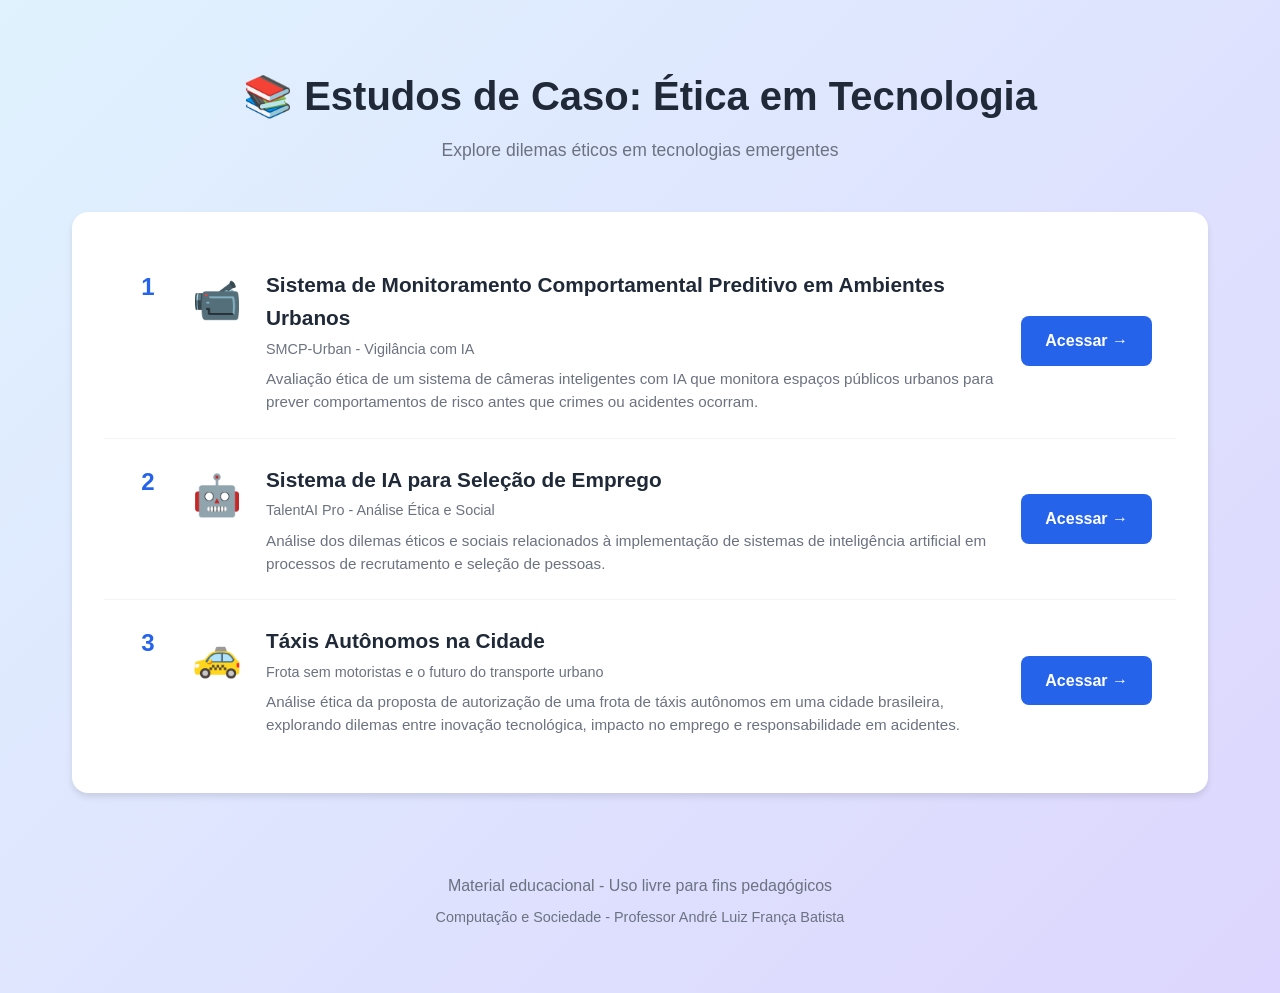
<file: index.html>
<!DOCTYPE html>
<html lang="pt-BR">
<head>
    <meta charset="UTF-8">
    <meta name="viewport" content="width=device-width, initial-scale=1.0">
    <title>Estudos de Caso: Ética em Tecnologia</title>
    <link rel="stylesheet" href="estilos.css">
    <link rel="icon" type="image/x-icon" href="favicon.ico">
</head>
<body>
    <div class="container">
        <header class="header-principal">
            <h1>📚 Estudos de Caso: Ética em Tecnologia</h1>
            <p class="subtitulo">Explore dilemas éticos em tecnologias emergentes</p>
        </header>

        <main class="lista-estudos" id="lista-estudos">
            <!-- Estudos serão carregados dinamicamente aqui -->
        </main>

        <footer class="footer">
            <p>Material educacional - Uso livre para fins pedagógicos</p>
            <p class="texto-pequeno">Computação e Sociedade - Professor André Luiz França Batista</p>
        </footer>
    </div>

    <script type="module" src="app.js"></script>
</body>
</html>
</file>
<file: estilos.css>
/* Reset e variáveis */
* {
    margin: 0;
    padding: 0;
    box-sizing: border-box;
}

:root {
    --azul-primario: #2563eb;
    --azul-escuro: #1e40af;
    --verde: #10b981;
    --vermelho: #ef4444;
    --amarelo: #f59e0b;
    --cinza-claro: #f3f4f6;
    --cinza-medio: #6b7280;
    --cinza-escuro: #1f2937;
}

body {
    font-family: -apple-system, BlinkMacSystemFont, 'Segoe UI', Roboto, 'Helvetica Neue', Arial, sans-serif;
    line-height: 1.6;
    color: var(--cinza-escuro);
    background: linear-gradient(135deg, #e0f2fe 0%, #ddd6fe 100%);
    min-height: 100vh;
}

.container {
    max-width: 1200px;
    margin: 0 auto;
    padding: 2rem;
}

/* Header Principal */
.header-principal {
    text-align: center;
    margin-bottom: 3rem;
    padding-top: 2rem;
}

.header-principal h1 {
    font-size: 2.5rem;
    color: var(--cinza-escuro);
    margin-bottom: 0.5rem;
}

.subtitulo {
    font-size: 1.1rem;
    color: var(--cinza-medio);
}

/* Lista de Estudos */
.lista-estudos {
    background: white;
    border-radius: 1rem;
    padding: 2rem;
    box-shadow: 0 4px 6px rgba(0, 0, 0, 0.1);
    margin-bottom: 3rem;
}

.item-estudo {
    display: flex;
    align-items: flex-start;
    gap: 1.5rem;
    padding: 1.5rem;
    border-bottom: 1px solid var(--cinza-claro);
    cursor: pointer;
    transition: all 0.3s ease;
}

.item-estudo:last-child {
    border-bottom: none;
}

.item-estudo:hover {
    background: var(--cinza-claro);
    border-radius: 0.5rem;
}

.numero-estudo {
    font-size: 1.5rem;
    font-weight: bold;
    color: var(--azul-primario);
    min-width: 2.5rem;
    text-align: center;
}

.icone-estudo-item {
    font-size: 2.5rem;
    min-width: 3rem;
    text-align: center;
}

.info-estudo-item {
    flex: 1;
}

.info-estudo-item h2 {
    font-size: 1.3rem;
    color: var(--cinza-escuro);
    margin-bottom: 0.25rem;
}

.info-estudo-item .subtitulo-item {
    font-size: 0.9rem;
    color: var(--cinza-medio);
    margin-bottom: 0.5rem;
}

.info-estudo-item p {
    color: var(--cinza-medio);
    font-size: 0.95rem;
    line-height: 1.5;
}

.btn-acessar {
    align-self: center;
    background: var(--azul-primario);
    color: white;
    padding: 0.75rem 1.5rem;
    border-radius: 0.5rem;
    text-decoration: none;
    font-weight: 600;
    transition: background 0.3s ease;
    white-space: nowrap;
}

.btn-acessar:hover {
    background: var(--azul-escuro);
}

/* Remover estilos antigos do grid */
.grid-estudos {
    display: grid;
    grid-template-columns: repeat(auto-fill, minmax(320px, 1fr));
    gap: 2rem;
    margin-bottom: 3rem;
}

.card-estudo {
    background: white;
    border-radius: 1rem;
    padding: 2rem;
    box-shadow: 0 4px 6px rgba(0, 0, 0, 0.1);
    transition: all 0.3s ease;
    cursor: pointer;
}

.card-estudo:hover {
    transform: translateY(-5px);
    box-shadow: 0 10px 20px rgba(0, 0, 0, 0.15);
}

.card-estudo .icone {
    font-size: 3rem;
    margin-bottom: 1rem;
    display: block;
}

.card-estudo h2 {
    font-size: 1.5rem;
    color: var(--cinza-escuro);
    margin-bottom: 0.5rem;
}

.card-estudo .subtitulo-card {
    font-size: 0.9rem;
    color: var(--cinza-medio);
    margin-bottom: 1rem;
}

.card-estudo p {
    color: var(--cinza-medio);
    margin-bottom: 1.5rem;
}

.btn-explorar {
    display: inline-block;
    background: var(--azul-primario);
    color: white;
    padding: 0.75rem 1.5rem;
    border-radius: 0.5rem;
    text-decoration: none;
    font-weight: 600;
    transition: background 0.3s ease;
}

.btn-explorar:hover {
    background: var(--azul-escuro);
}

/* Header do Estudo */
.header-estudo {
    background: white;
    box-shadow: 0 2px 4px rgba(0, 0, 0, 0.1);
    position: sticky;
    top: 0;
    z-index: 100;
    margin-bottom: 2rem;
}

.btn-voltar {
    display: inline-block;
    color: var(--azul-primario);
    text-decoration: none;
    font-weight: 600;
    margin-bottom: 1rem;
    transition: color 0.3s ease;
}

.btn-voltar:hover {
    color: var(--azul-escuro);
}

.info-estudo {
    display: flex;
    align-items: center;
    gap: 1rem;
    margin-bottom: 1.5rem;
}

.icone-estudo {
    font-size: 3rem;
}

.info-estudo h1 {
    font-size: 2rem;
    color: var(--cinza-escuro);
}

/* Navegação entre seções */
.navegacao-secoes {
    display: flex;
    gap: 0.5rem;
    overflow-x: auto;
    padding-bottom: 1rem;
    scrollbar-width: thin;
}

.btn-secao {
    background: var(--cinza-claro);
    color: var(--cinza-escuro);
    border: none;
    padding: 0.75rem 1.5rem;
    border-radius: 0.5rem;
    font-weight: 600;
    cursor: pointer;
    white-space: nowrap;
    transition: all 0.3s ease;
}

.btn-secao:hover {
    background: #e5e7eb;
}

.btn-secao.ativo {
    background: var(--azul-primario);
    color: white;
}

/* Conteúdo do Estudo */
.conteudo-estudo {
    background: white;
    border-radius: 1rem;
    padding: 2rem;
    box-shadow: 0 4px 6px rgba(0, 0, 0, 0.1);
    margin-bottom: 2rem;
}

.conteudo-estudo h2 {
    color: var(--cinza-escuro);
    margin-bottom: 1rem;
}

.conteudo-estudo h3 {
    color: var(--cinza-escuro);
    margin-top: 1.5rem;
    margin-bottom: 0.75rem;
}

.card {
    background: var(--cinza-claro);
    padding: 1.5rem;
    border-radius: 0.75rem;
    margin-bottom: 1.5rem;
}

.destaque {
    background: #dbeafe;
    border-left: 4px solid var(--azul-primario);
    padding: 1.5rem;
    margin: 1.5rem 0;
    border-radius: 0.5rem;
}

.beneficios,
.beneficio {
    background: #d1fae5;
    border-left: 4px solid var(--verde);
    padding: 1rem;
    margin: 1rem 0;
    border-radius: 0.5rem;
}

.riscos,
.risco {
    background: #fee2e2;
    border-left: 4px solid var(--vermelho);
    padding: 1rem;
    margin: 1rem 0;
    border-radius: 0.5rem;
}

/* Grid de Personagens */
.grid-personagens {
    display: grid;
    grid-template-columns: repeat(auto-fill, minmax(280px, 1fr));
    gap: 1.5rem;
    margin-top: 2rem;
}

.card-personagem {
    background: white;
    border: 2px solid var(--cinza-claro);
    border-radius: 0.75rem;
    padding: 1.5rem;
    cursor: pointer;
    transition: all 0.3s ease;
}

.card-personagem:hover {
    border-color: var(--azul-primario);
    box-shadow: 0 4px 12px rgba(37, 99, 235, 0.2);
}

.card-personagem .icone {
    font-size: 2.5rem;
    margin-bottom: 0.75rem;
    display: block;
}

.card-personagem h3 {
    font-size: 1.1rem;
    color: var(--cinza-escuro);
    margin-bottom: 0.5rem;
}

.card-personagem p {
    font-size: 0.9rem;
    color: var(--cinza-medio);
}

.ver-mais {
    color: var(--azul-primario);
    font-size: 0.9rem;
    font-weight: 600;
    margin-top: 0.5rem;
    display: inline-block;
}

/* Modal */
.modal {
    display: none;
    position: fixed;
    z-index: 1000;
    left: 0;
    top: 0;
    width: 100%;
    height: 100%;
    background: rgba(0, 0, 0, 0.5);
    overflow: auto;
}

.modal-conteudo {
    background: white;
    margin: 5% auto;
    padding: 2rem;
    border-radius: 1rem;
    width: 90%;
    max-width: 800px;
    position: relative;
    box-shadow: 0 10px 40px rgba(0, 0, 0, 0.3);
}

.fechar {
    position: absolute;
    right: 1.5rem;
    top: 1rem;
    font-size: 2rem;
    font-weight: bold;
    color: var(--cinza-medio);
    cursor: pointer;
    transition: color 0.3s ease;
}

.fechar:hover {
    color: var(--cinza-escuro);
}

.modal-body h2 {
    color: var(--cinza-escuro);
    margin-bottom: 1rem;
}

.modal-body h3 {
    color: var(--cinza-escuro);
    margin-top: 1.5rem;
    margin-bottom: 0.75rem;
}

.modal-body ul {
    list-style-position: inside;
    color: var(--cinza-medio);
}

.modal-body li {
    margin-bottom: 0.5rem;
}

/* Área de Debriefing */
.area-debriefing {
    background: var(--cinza-claro);
    padding: 3rem 0;
    margin-top: 3rem;
}

.area-debriefing h2 {
    text-align: center;
    color: var(--cinza-escuro);
    margin-bottom: 2rem;
}

.questao {
    background: white;
    padding: 1.5rem;
    border-radius: 0.75rem;
    margin-bottom: 1.5rem;
    border-left: 4px solid var(--azul-primario);
}

.questao h3 {
    color: var(--cinza-escuro);
    margin-bottom: 0.75rem;
}

.questao p {
    color: var(--cinza-medio);
}

/* Footer */
.footer {
    text-align: center;
    color: var(--cinza-medio);
    padding: 2rem 0;
}

.texto-pequeno {
    font-size: 0.9rem;
    margin-top: 0.5rem;
}

/* Responsividade */
@media (max-width: 768px) {
    .container {
        padding: 1rem;
    }

    .header-principal h1 {
        font-size: 1.8rem;
    }

    .item-estudo {
        flex-direction: column;
        gap: 1rem;
    }

    .numero-estudo {
        align-self: flex-start;
    }

    .btn-acessar {
        align-self: stretch;
        text-align: center;
    }

    .info-estudo h1 {
        font-size: 1.5rem;
    }

    .navegacao-secoes {
        gap: 0.25rem;
    }

    .btn-secao {
        padding: 0.5rem 1rem;
        font-size: 0.9rem;
    }

    .modal-conteudo {
        width: 95%;
        margin: 10% auto;
        padding: 1.5rem;
    }

    .opcoes-votacao {
        grid-template-columns: 1fr;
    }
}

/* Utilitários */
.escondido {
    display: none !important;
}

ul {
    margin-left: 1.5rem;
    margin-bottom: 1rem;
}

li {
    margin-bottom: 0.5rem;
}

strong {
    color: var(--cinza-escuro);
    font-weight: 600;
}

/* Disclaimer IA */
.ai-disclaimer p {
    text-align: justify;
}

.ai-disclaimer img {
    max-width: 100%;
    height: auto;
    display: block;
    margin-bottom: 1rem;
}
</file>
